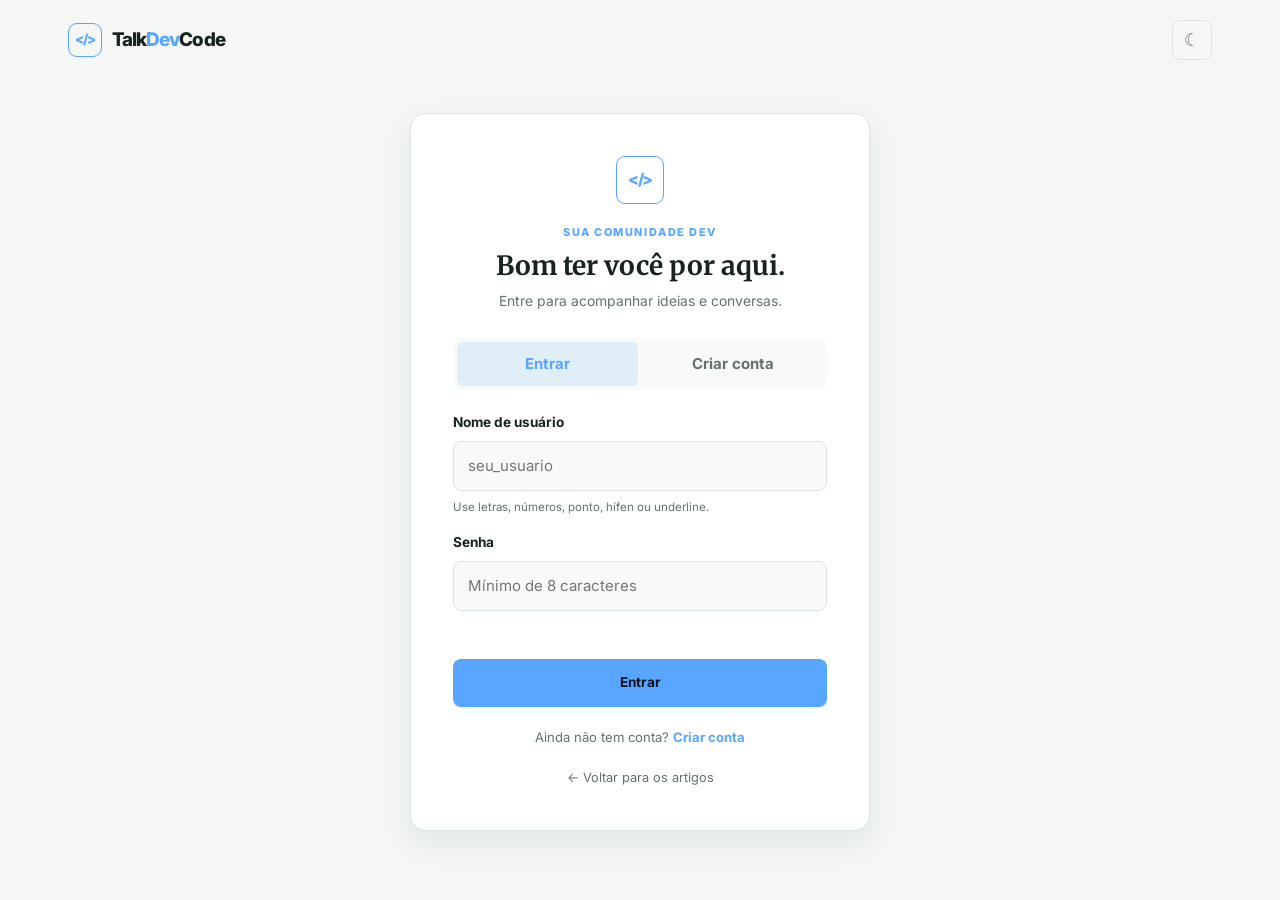
<file: frontend/pages/auth.html>
<!doctype html>
<html lang="pt-BR" data-theme="dark">
<head>
  <meta charset="utf-8">
  <meta name="viewport" content="width=device-width, initial-scale=1">
  <meta name="theme-color" content="#070B14">
  <title>Acessar — TalkDevCode</title>
  <link rel="preconnect" href="https://fonts.googleapis.com">
  <link rel="preconnect" href="https://fonts.gstatic.com" crossorigin>
  <link href="https://fonts.googleapis.com/css2?family=Inter:wght@400;500;600;700;800&family=Merriweather:wght@400;700&display=swap" rel="stylesheet">
  <link rel="stylesheet" href="../css/tokens.css">
  <link rel="stylesheet" href="../css/base.css">
  <link rel="stylesheet" href="../css/components.css">
  <link rel="stylesheet" href="../css/pages.css">
  <script type="module" src="../js/auth.js"></script>
</head>
<body class="auth-page">
  <a class="skip-link" href="#auth-main">Pular para o formulário</a>
  <header class="auth-header">
    <a class="brand" href="../"><span class="brand-mark">&lt;/&gt;</span><span>Talk<span class="brand-accent">Dev</span>Code</span></a>
    <button class="icon-button" id="theme-toggle" type="button" aria-label="Alternar tema">☀</button>
  </header>
  <main class="auth-main" id="auth-main">
    <section class="auth-card" aria-labelledby="auth-title">
      <div class="auth-intro"><span class="brand-mark large">&lt;/&gt;</span><p class="eyebrow">SUA COMUNIDADE DEV</p><h1 id="auth-title">Bom ter você por aqui.</h1><p id="auth-description">Entre para acompanhar ideias e conversas.</p></div>
      <div class="auth-tabs" role="tablist" aria-label="Tipo de acesso">
        <button class="auth-tab active" id="login-tab" type="button" role="tab" aria-selected="true" data-mode="login">Entrar</button>
        <button class="auth-tab" id="register-tab" type="button" role="tab" aria-selected="false" data-mode="register">Criar conta</button>
      </div>
      <form id="auth-form" novalidate>
        <div class="field-group" id="username-group"><label for="username">Nome de usuário</label><input id="username" name="username" autocomplete="username" minlength="3" maxlength="50" required placeholder="seu_usuario"><small>Use letras, números, ponto, hífen ou underline.</small></div>
        <div class="field-group hidden" id="email-group"><label for="email">E-mail</label><input id="email" name="email" type="email" autocomplete="email" maxlength="100" placeholder="voce@exemplo.com"></div>
        <div class="field-group"><label for="password">Senha</label><input id="password" name="password" type="password" autocomplete="current-password" minlength="8" maxlength="72" required placeholder="Mínimo de 8 caracteres"></div>
        <p class="form-error" id="auth-error" role="alert"></p>
        <button class="button button-primary button-full" id="auth-submit" type="submit">Entrar</button>
      </form>
      <p class="auth-switch" id="auth-switch">Ainda não tem conta? <button type="button" data-switch="register">Criar conta</button></p>
      <a class="back-link" href="../">← Voltar para os artigos</a>
    </section>
  </main>
  <div class="toast-region" id="toast-region" aria-live="polite"></div>
</body>
</html>
</file>
<file: frontend/css/tokens.css>
/* Design tokens and themes */
:root {
  color-scheme: dark;
  --font-ui: "Inter", system-ui, sans-serif;
  --font-reading: "Merriweather", Georgia, serif;
  --space-1: .25rem; --space-2: .5rem; --space-3: .75rem; --space-4: 1rem;
  --space-5: 1.25rem; --space-6: 1.5rem; --space-8: 2rem; --space-10: 2.5rem;
  --radius-sm: 8px; --radius-md: 12px; --radius-lg: 16px; --radius-pill: 999px;
  --header-height: 72px; --sidebar-width: 350px;
  --shadow-card: 0 12px 32px rgb(0 0 0 / .14);
  --transition: 180ms ease;
  --color-primary: #58A6FF; --color-primary-hover: #79B8FF; --color-primary-soft: rgb(88 166 255 / .14);
  --color-danger: #E05252; --color-success: #3FB950;
}
:root, [data-theme="dark"] {
  color-scheme: dark;
  --color-bg: #070B14; --color-surface: #0D1424; --color-surface-raised: #141F35;
  --color-text: #E8EEF9; --color-muted: #9AAAC4; --color-border: #24324B;
  --color-input: #0A1120; --color-overlay: rgb(0 0 0 / .68);
}
[data-theme="light"] {
  color-scheme: light;
  --color-bg: #F4F7F4; --color-surface: #FFFFFF; --color-surface-raised: #EDF3EE;
  --color-text: #17231B; --color-muted: #647369; --color-border: #DCE6DE;
  --color-input: #F7FAF7; --color-overlay: rgb(20 35 25 / .48);
  --shadow-card: 0 12px 32px rgb(28 55 36 / .08);
}
</file>
<file: frontend/css/base.css>
/* Reset and global layout */
*, *::before, *::after { box-sizing: border-box; }
html { min-width: 320px; scroll-behavior: smooth; }
body { min-height: 100vh; margin: 0; background: var(--color-bg); color: var(--color-text); font-family: var(--font-ui); font-size: 15px; line-height: 1.6; transition: background var(--transition), color var(--transition); }
button, input, textarea { font: inherit; }
button, a { -webkit-tap-highlight-color: transparent; }
button { color: inherit; }
a { color: inherit; text-decoration: none; }
img { max-width: 100%; display: block; }
:focus-visible { outline: 3px solid var(--color-primary); outline-offset: 3px; }
::selection { background: var(--color-primary-soft); }
.hidden { display: none !important; }
.sr-only { position: absolute; width: 1px; height: 1px; padding: 0; margin: -1px; overflow: hidden; clip: rect(0,0,0,0); white-space: nowrap; border: 0; }
.skip-link { position: fixed; top: -60px; left: 12px; z-index: 1000; padding: 10px 14px; background: var(--color-primary); color: #07111F; border-radius: var(--radius-sm); }
.skip-link:focus { top: 12px; }
.eyebrow { margin: 0 0 5px; color: var(--color-primary); font-size: .68rem; font-weight: 800; letter-spacing: .14em; }
h1, h2, h3, p { margin-top: 0; }
h1, h2, h3 { line-height: 1.25; }
.site-footer { display: flex; justify-content: space-between; gap: 12px; padding: 18px 24px; color: var(--color-muted); font-size: .78rem; border-top: 1px solid var(--color-border); }
@media (prefers-reduced-motion: reduce) { *, *::before, *::after { scroll-behavior: auto !important; animation-duration: .01ms !important; transition-duration: .01ms !important; } }
</file>
<file: frontend/css/components.css>
/* Header, buttons, forms, cards and feedback */
.site-header { position: sticky; top: 0; z-index: 20; height: var(--header-height); background: color-mix(in srgb, var(--color-surface) 92%, transparent); backdrop-filter: blur(16px); border-bottom: 1px solid var(--color-border); }
.header-inner { width: min(1440px, 100%); height: 100%; margin: auto; padding: 0 24px; display: grid; grid-template-columns: minmax(0, 1fr) minmax(280px, min(42vw, 600px)) minmax(0, 1fr); align-items: center; gap: 28px; }
.brand { justify-self: start; display: inline-flex; align-items: center; gap: 10px; font-size: 1.18rem; font-weight: 800; letter-spacing: -.05em; white-space: nowrap; }
.brand-mark { display: grid; place-items: center; width: 34px; height: 34px; color: var(--color-primary); border: 1px solid var(--color-primary); border-radius: 9px; font-size: .85rem; font-weight: 800; letter-spacing: -.08em; }
.brand-accent { color: var(--color-primary); }
.search-form { justify-self: center; width: 100%; display: flex; align-items: center; gap: 10px; min-width: 0; height: 42px; padding: 0 12px; background: var(--color-input); border: 1px solid var(--color-border); border-radius: var(--radius-pill); }
.search-form input { width: 100%; min-width: 0; height: 100%; padding: 0; border: 0; outline: 0; box-shadow: none; color: var(--color-text); background: transparent; }
.search-form:focus-within { border-color: var(--color-primary); box-shadow: 0 0 0 3px var(--color-primary-soft); }
.search-form input:focus { border: 0; outline: 0; box-shadow: none; }
.search-icon { color: var(--color-muted); font-size: 1.5rem; line-height: 1; }
kbd { padding: 1px 6px; color: var(--color-muted); background: var(--color-surface-raised); border: 1px solid var(--color-border); border-radius: 5px; font-size: .7rem; }
.header-actions { justify-self: end; display: flex; align-items: center; justify-content: flex-end; gap: 10px; }
.button, .icon-button { min-height: 40px; display: inline-flex; align-items: center; justify-content: center; gap: 8px; padding: 0 15px; border: 1px solid transparent; border-radius: var(--radius-sm); font-size: .85rem; font-weight: 700; cursor: pointer; transition: background var(--transition), border-color var(--transition), transform var(--transition); }
.button:active, .icon-button:active { transform: translateY(1px); }
.button-primary { color: #07111F; background: var(--color-primary); }
.button-primary:hover { background: var(--color-primary-hover); }
.button-outline { color: var(--color-primary); background: transparent; border-color: var(--color-primary); }
.button-outline:hover { background: var(--color-primary-soft); }
.button-quiet { color: var(--color-muted); background: transparent; }
.button-quiet:hover, .icon-button:hover { color: var(--color-text); background: var(--color-surface-raised); }
.button-full { width: 100%; min-height: 48px; }
.icon-button { width: 40px; min-width: 40px; padding: 0; color: var(--color-muted); background: transparent; border-color: var(--color-border); font-size: 1.1rem; }
.icon-button.compact { width: 34px; min-width: 34px; min-height: 34px; }
.mobile-menu-toggle { display: none; }
.user-menu { display: flex; align-items: center; gap: 9px; }
.user-avatar { width: 32px; height: 32px; display: grid; place-items: center; color: #07111F; background-color: var(--color-primary); background-position: center; background-size: cover; border-radius: 50%; font-weight: 800; }
.user-name { max-width: 110px; overflow: hidden; text-overflow: ellipsis; white-space: nowrap; font-size: .83rem; }
.feed-card { width: 100%; padding: 16px; text-align: left; background: transparent; border: 1px solid transparent; border-bottom-color: var(--color-border); border-radius: var(--radius-md); cursor: pointer; transition: background var(--transition), border var(--transition); }
.feed-card:hover { background: var(--color-surface-raised); }
.feed-card.active { background: var(--color-primary-soft); border-color: color-mix(in srgb, var(--color-primary) 42%, transparent); }
.feed-meta, .article-meta { display: flex; align-items: center; flex-wrap: wrap; gap: 8px; color: var(--color-muted); font-size: .75rem; }
.feed-author { color: var(--color-primary); font-weight: 700; }
.feed-card h3 { margin: 8px 0 6px; font-size: .96rem; }
.feed-card p { display: -webkit-box; margin: 0; overflow: hidden; color: var(--color-muted); font-size: .82rem; line-height: 1.55; -webkit-line-clamp: 2; -webkit-box-orient: vertical; }
.skeleton-card { height: 116px; margin-bottom: 10px; border-radius: var(--radius-md); background: linear-gradient(90deg, var(--color-surface) 25%, var(--color-surface-raised) 50%, var(--color-surface) 75%); background-size: 200% 100%; animation: shimmer 1.4s infinite; }
@keyframes shimmer { to { background-position: -200% 0; } }
.empty-state { min-height: 55vh; display: grid; align-content: center; justify-items: center; text-align: center; padding: 30px; }
.empty-state h1 { max-width: 560px; margin: 18px 0 10px; font-family: var(--font-reading); font-size: clamp(1.7rem, 4vw, 2.6rem); }
.empty-state p { max-width: 460px; color: var(--color-muted); }
.empty-icon { display: grid; place-items: center; width: 64px; height: 64px; border: 1px solid var(--color-primary); border-radius: 18px; color: var(--color-primary); font-weight: 800; font-size: 1.2rem; }
.toast-region { position: fixed; right: 20px; bottom: 20px; z-index: 100; display: grid; gap: 8px; width: min(360px, calc(100% - 40px)); }
.toast { padding: 13px 16px; color: var(--color-text); background: var(--color-surface-raised); border: 1px solid var(--color-border); border-left: 3px solid var(--color-primary); border-radius: var(--radius-sm); box-shadow: var(--shadow-card); font-size: .86rem; }
.toast.error { border-left-color: var(--color-danger); }
.modal { width: min(620px, calc(100% - 28px)); max-width: none; max-height: min(90vh, 850px); padding: 0; color: var(--color-text); background: var(--color-surface); border: 1px solid var(--color-border); border-radius: var(--radius-lg); box-shadow: var(--shadow-card); }
.modal::backdrop { background: var(--color-overlay); backdrop-filter: blur(4px); }
.modal-card { display: grid; gap: 12px; padding: clamp(20px, 4vw, 32px); }
.modal-heading, .modal-actions { display: flex; align-items: center; justify-content: space-between; gap: 12px; }
.modal-heading h2 { margin: 0 0 8px; }
label { color: var(--color-text); font-size: .85rem; font-weight: 700; }
input, textarea { width: 100%; padding: 12px 14px; color: var(--color-text); background: var(--color-input); border: 1px solid var(--color-border); border-radius: var(--radius-sm); outline: 0; }
input:focus, textarea:focus { border-color: var(--color-primary); box-shadow: 0 0 0 3px var(--color-primary-soft); }
textarea { resize: vertical; line-height: 1.65; }
.form-error { min-height: 1.2em; margin: 0; color: var(--color-danger); font-size: .82rem; }
</file>
<file: frontend/css/pages.css>
/* Main blog layout */
.app-layout { width: min(1440px, 100%); min-height: calc(100vh - var(--header-height)); margin: auto; display: grid; grid-template-columns: var(--sidebar-width) minmax(0, 1fr); }
.feed-sidebar { position: sticky; top: var(--header-height); height: calc(100vh - var(--header-height)); overflow-y: auto; padding: 28px 18px 20px; background: var(--color-surface); border-right: 1px solid var(--color-border); }
.sidebar-heading, .section-heading, .content-toolbar { display: flex; align-items: center; justify-content: space-between; gap: 12px; }
.sidebar-heading { padding: 0 8px 18px; }
.sidebar-heading h2, .section-heading h2 { margin: 0; font-size: 1.12rem; }
.feed-list { display: grid; gap: 5px; }
.load-more { width: 100%; margin-top: 14px; }
.sidebar-note { margin: 28px 8px 0; color: var(--color-muted); font-size: .75rem; }
.content-area { min-width: 0; padding: 30px clamp(24px, 4.5vw, 64px) 64px; }
.content-toolbar { margin-bottom: 26px; }
.article { width: 100%; max-width: none; margin: 0; }
.article-header { display: grid; gap: 18px; margin-bottom: 30px; }
.article-title { max-width: 34ch; margin: 0; font-family: var(--font-reading); font-size: clamp(1.8rem, 4vw, 2.7rem); letter-spacing: -.035em; line-height: 1.25; }
.article-meta { gap: 12px; }
.article-avatar { width: 40px; height: 40px; display: block; object-fit: cover; background: var(--color-primary-soft); border: 1px solid var(--color-border); border-radius: 50%; }
.article-author { color: var(--color-text); font-weight: 700; }
.article-date { display: block; color: var(--color-muted); font-size: .76rem; }
.article-actions { display: flex; gap: 8px; margin-left: auto; }
.article-body { color: var(--color-text); font-family: var(--font-reading); font-size: clamp(.96rem, 1.2vw, 1.08rem); line-height: 1.9; overflow-wrap: anywhere; max-width: none; }
.article-body p { margin: 0 0 1.15em; }
.article-body p:last-child { margin-bottom: 0; }
.article-divider { height: 1px; margin: 36px 0; background: var(--color-border); border: 0; }
.comments-section { width: 100%; max-width: none; margin: 42px 0 0; padding-top: 30px; border-top: 1px solid var(--color-border); }
.section-heading { margin-bottom: 18px; }
.section-heading h2 span { color: var(--color-muted); font-size: .85rem; font-weight: 500; }
.comment-form { display: grid; gap: 12px; margin: 0 0 24px; padding: 18px; background: var(--color-surface); border: 1px solid var(--color-border); border-radius: var(--radius-md); }
.comment-form textarea { display: block; min-height: 104px; margin: 0; padding: 10px 2px; background: transparent; border: 0; border-radius: 0; resize: vertical; box-shadow: none; }
.comment-form textarea:focus { border: 0; outline: 0; box-shadow: none; }
.form-footer { display: flex; justify-content: space-between; align-items: center; gap: 16px; padding-top: 12px; border-top: 1px solid var(--color-border); }
.form-hint { color: var(--color-muted); font-size: .75rem; }
.comments-list { display: grid; gap: 0; min-width: 0; }
.comment-item { display: flex; min-width: 0; gap: 13px; margin-inline-start: calc(var(--comment-depth, 0) * 18px); padding: 18px 0; border-bottom: 1px solid var(--color-border); }
.comment-avatar { flex: 0 0 34px; object-fit: cover; width: 34px; height: 34px; display: grid; place-items: center; color: #07111F; background: var(--color-primary-soft); border: 1px solid var(--color-primary); border-radius: 50%; font-size: .75rem; font-weight: 800; }
.comment-main { min-width: 0; flex: 1; }
.comment-meta { display: flex; flex-wrap: wrap; align-items: center; gap: 8px; margin-bottom: 5px; }
.comment-meta strong { font-size: .83rem; }
.comment-meta time { color: var(--color-muted); font-size: .72rem; }
.comment-text { margin: 0; color: var(--color-text); font-size: .88rem; white-space: pre-wrap; overflow-wrap: anywhere; }
.comment-delete { margin-top: 6px; padding: 3px 0; color: var(--color-muted); background: none; border: 0; font-size: .75rem; cursor: pointer; }
.comment-delete:hover { color: var(--color-danger); }
.site-footer { max-width: 1440px; margin: auto; }
.auth-page { min-height: 100vh; display: flex; flex-direction: column; }
.auth-header { width: min(1200px, 100%); margin: auto; padding: 20px 28px; display: flex; justify-content: space-between; align-items: center; }
.auth-main { flex: 1; display: grid; place-items: center; padding: 24px 16px 60px; }
.auth-card { width: min(460px, 100%); padding: clamp(24px, 5vw, 42px); background: var(--color-surface); border: 1px solid var(--color-border); border-radius: var(--radius-lg); box-shadow: var(--shadow-card); }
.auth-intro { text-align: center; }
.brand-mark.large { width: 48px; height: 48px; margin: 0 auto 20px; font-size: 1rem; }
.auth-intro h1 { margin: 8px 0; font-family: var(--font-reading); font-size: 1.65rem; }
.auth-intro > p:last-child { color: var(--color-muted); font-size: .87rem; }
.auth-tabs { display: grid; grid-template-columns: 1fr 1fr; gap: 5px; margin: 26px 0 22px; padding: 4px; background: var(--color-input); border-radius: var(--radius-sm); }
.auth-tab { padding: 10px; color: var(--color-muted); background: transparent; border: 0; border-radius: 6px; font-weight: 700; cursor: pointer; }
.auth-tab.active { color: var(--color-primary); background: var(--color-primary-soft); }
#auth-form { display: grid; gap: 16px; }
.field-group { display: grid; gap: 7px; }
.field-group small { color: var(--color-muted); font-size: .72rem; }
.auth-switch { margin: 20px 0; text-align: center; color: var(--color-muted); font-size: .82rem; }
.auth-switch button { padding: 0; color: var(--color-primary); background: none; border: 0; font-weight: 700; cursor: pointer; }
.back-link { display: block; color: var(--color-muted); text-align: center; font-size: .8rem; }
@media (max-width: 900px) {
  :root { --sidebar-width: 300px; }
  .header-inner { grid-template-columns: auto minmax(140px, 1fr) auto; gap: 14px; padding-inline: 16px; }
  .user-name { display: none; }
  .content-area { padding-inline: 28px; }
}
@media (max-width: 680px) {
  :root { --header-height: 64px; }
  .header-inner { grid-template-columns: auto 1fr auto; gap: 9px; padding-inline: 12px; }
  .brand { gap: 7px; font-size: 1rem; }
  .brand-mark { width: 30px; height: 30px; }
  .search-form { grid-column: 1 / -1; grid-row: 2; display: none; }
  .site-header.search-open { height: auto; padding-bottom: 10px; }
  .site-header.search-open .header-inner { grid-template-columns: auto 1fr auto; grid-template-rows: 42px 42px; }
  .site-header.search-open .search-form { display: flex; }
  .header-actions { grid-column: 3; grid-row: 1; gap: 5px; }
  .header-actions .button { min-height: 36px; padding-inline: 8px; font-size: .72rem; }
  #profile-link { display: inline-flex; }
  #user-menu { gap: 5px; }
  .mobile-menu-toggle, .search-toggle { display: inline-flex; }
  .app-layout { display: block; }
  .feed-sidebar { position: fixed; z-index: 15; top: var(--header-height); bottom: 0; left: 0; width: min(88vw, 350px); height: auto; transform: translateX(-105%); transition: transform 220ms ease; box-shadow: var(--shadow-card); }
  .feed-sidebar.open { transform: translateX(0); }
  .content-area { padding: 22px 18px 48px; }
  .content-toolbar { margin-bottom: 24px; }
  .article-title { max-width: none; font-size: 1.75rem; }
  .article-body { max-width: none; font-size: .96rem; line-height: 1.8; }
  .comments-section { margin-top: 32px; padding-top: 24px; }
  .comment-form { padding: 14px; }
  .comment-item { margin-inline-start: calc(var(--comment-depth, 0) * 10px); gap: 10px; }
  .article-actions { width: 100%; margin: 10px 0 0; }
  .article-meta { align-items: flex-start; }
  .form-footer { align-items: flex-end; }
  .form-hint { max-width: 46%; }
  .site-footer { padding-inline: 18px; }
}
@media (max-width: 390px) {
  .brand > span:last-child { display: none; }
  .header-actions { gap: 3px; }
  .header-actions .button { padding-inline: 6px; font-size: .68rem; }
  #profile-link { display: inline-flex; }
  #register-link { display: none; }
  .content-area { padding-inline: 14px; }
  .form-footer { flex-direction: column; align-items: stretch; gap: 10px; }
  .form-hint { max-width: none; }
}

/* Threaded comments, profiles and dedicated editor */
.comment-item { padding-left: 0; }
.comment-avatar { object-fit: cover; }
.comment-actions { display: flex; gap: 14px; margin-top: 7px; }
.comment-action { padding: 0; color: var(--color-muted); background: none; border: 0; font: inherit; font-size: .76rem; cursor: pointer; }
.comment-action:hover { color: var(--color-primary); }
.reply-context { display: block; margin-bottom: 5px; color: var(--color-primary); font-size: .73rem; }
.profile-layout, .editor-layout { width: min(1100px, 100%); margin: 0 auto; padding: 36px clamp(18px, 4vw, 48px); }
.profile-card, .activity-card, .editor-card { padding: 24px; background: var(--color-surface); border: 1px solid var(--color-border); border-radius: var(--radius-lg); }
.profile-heading { display: flex; align-items: center; gap: 18px; margin-bottom: 26px; }
.profile-heading img { width: 76px; height: 76px; border-radius: 50%; }
.activity-list { display: grid; gap: 12px; margin-top: 18px; }
.activity-item { padding: 16px 0; border-bottom: 1px solid var(--color-border); }
.activity-item a { margin-right: 16px; }
.editor-form { display: grid; gap: 14px; }
.editor-form textarea { min-height: 320px; }
@media (max-width: 900px) {
  .header-inner { grid-template-columns: minmax(0,1fr) minmax(160px, 40vw) minmax(0,1fr); }
  .header-link { display: inline-flex; }
  .header-actions { gap: 6px; }
}
@media (max-width: 680px) { .header-inner { grid-template-columns: auto 1fr auto; } .search-form { grid-column: 1 / -1; grid-row: 2; justify-self: stretch; } }
</file>
